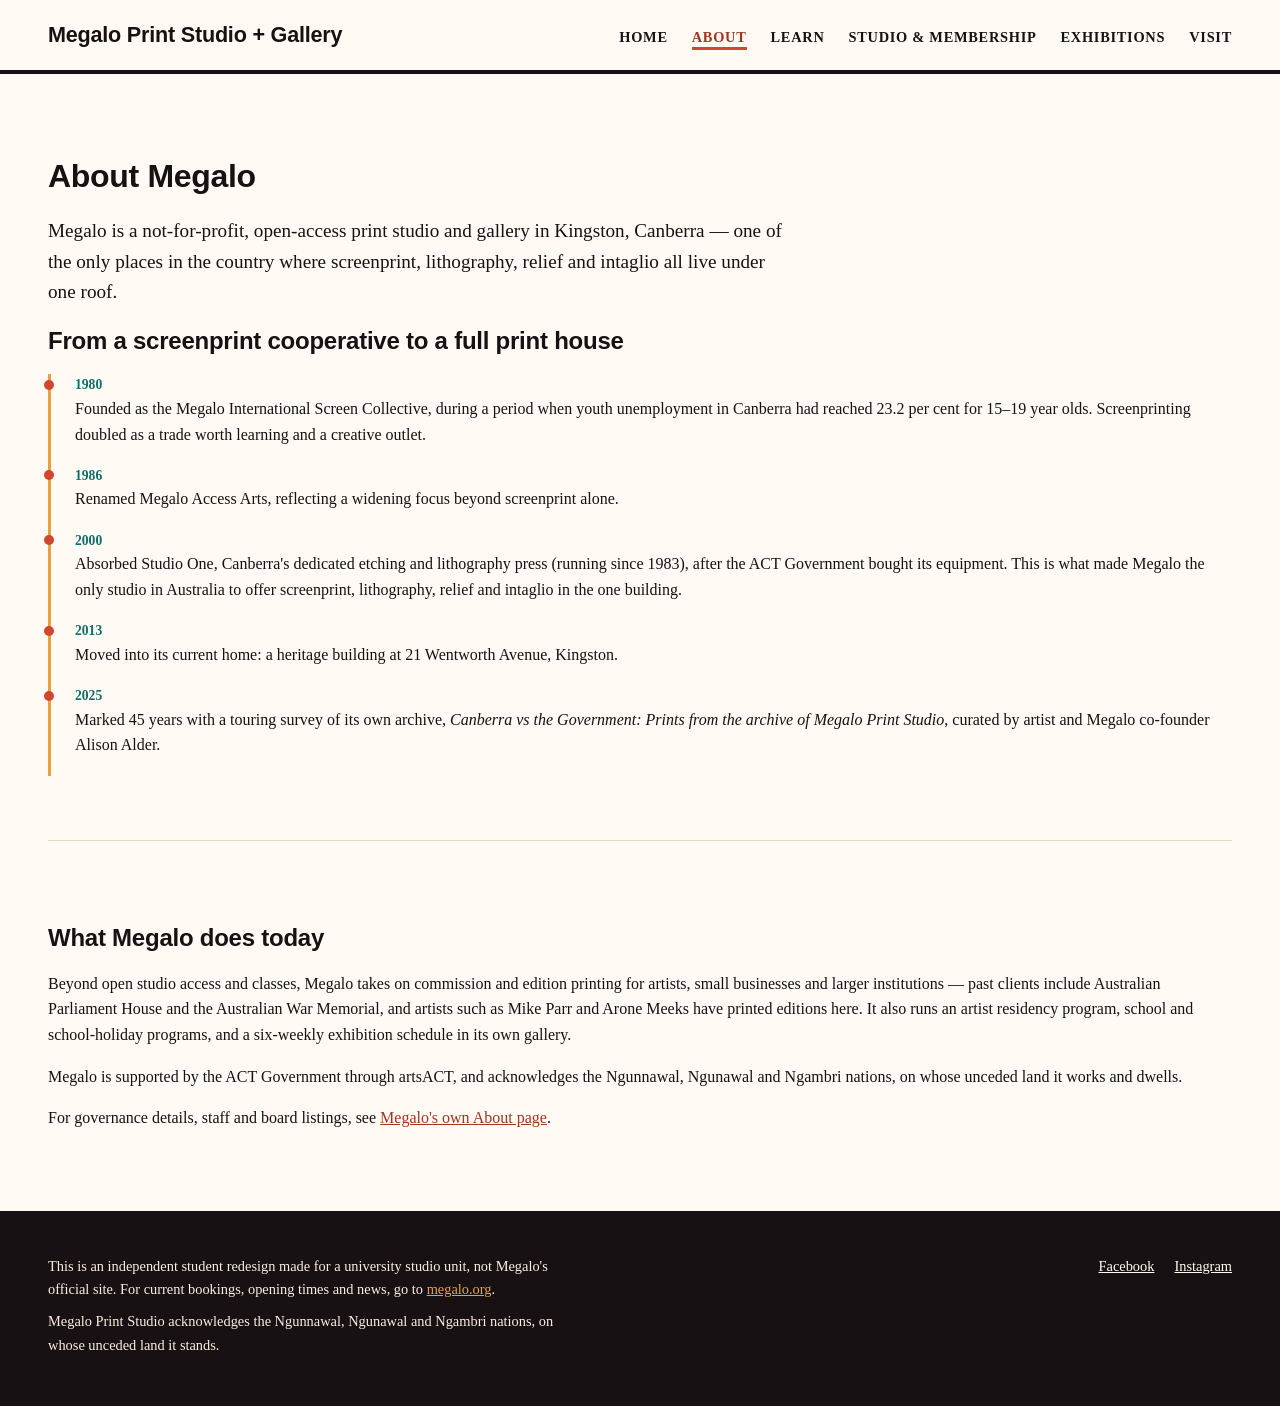
<file: about.html>
<!doctype html>
<html lang="en-AU">
  <head>
    <meta charset="UTF-8" />
    <meta name="viewport" content="width=device-width, initial-scale=1.0" />
    <title>About Megalo — Megalo Print Studio + Gallery</title>
    <meta
      name="description"
      content="How Megalo went from a 1980 screenprint cooperative to the only studio in Australia offering every print process under one roof."
    />
    <link rel="stylesheet" href="./styles.css" />
  </head>
  <body>
    <header>
      <div class="header-row">
        <p class="wordmark"><a href="./">Megalo Print Studio + Gallery</a></p>
        <nav aria-label="Primary">
          <ul>
            <li><a href="./">Home</a></li>
            <li><a href="./about.html" aria-current="page">About</a></li>
            <li><a href="./learn.html">Learn</a></li>
            <li><a href="./studio.html">Studio &amp; membership</a></li>
            <li><a href="./exhibitions.html">Exhibitions</a></li>
            <li><a href="./visit.html">Visit</a></li>
          </ul>
        </nav>
      </div>
    </header>

    <main>
      <h1>About Megalo</h1>
      <p class="lede">
        Megalo is a not-for-profit, open-access print studio and gallery in
        Kingston, Canberra — one of the only places in the country where
        screenprint, lithography, relief and intaglio all live under one
        roof.
      </p>

      <section aria-labelledby="history-heading">
        <h2 id="history-heading">From a screenprint cooperative to a full print house</h2>
        <ol class="timeline">
          <li>
            <span class="when">1980</span>
            Founded as the Megalo International Screen Collective, during a
            period when youth unemployment in Canberra had reached 23.2 per
            cent for 15&ndash;19 year olds. Screenprinting doubled as a
            trade worth learning and a creative outlet.
          </li>
          <li>
            <span class="when">1986</span>
            Renamed Megalo Access Arts, reflecting a widening focus beyond
            screenprint alone.
          </li>
          <li>
            <span class="when">2000</span>
            Absorbed Studio One, Canberra's dedicated etching and
            lithography press (running since 1983), after the ACT
            Government bought its equipment. This is what made Megalo the
            only studio in Australia to offer screenprint, lithography,
            relief and intaglio in the one building.
          </li>
          <li>
            <span class="when">2013</span>
            Moved into its current home: a heritage building at 21
            Wentworth Avenue, Kingston.
          </li>
          <li>
            <span class="when">2025</span>
            Marked 45 years with a touring survey of its own archive,
            <em>Canberra vs the Government: Prints from the archive of
            Megalo Print Studio</em>, curated by artist and Megalo
            co-founder Alison Alder.
          </li>
        </ol>
      </section>

      <section aria-labelledby="today-heading">
        <h2 id="today-heading">What Megalo does today</h2>
        <p>
          Beyond open studio access and classes, Megalo takes on commission
          and edition printing for artists, small businesses and larger
          institutions — past clients include Australian Parliament House
          and the Australian War Memorial, and artists such as Mike Parr and
          Arone Meeks have printed editions here. It also runs an artist
          residency program, school and school-holiday programs, and a
          six-weekly exhibition schedule in its own gallery.
        </p>
        <p>
          Megalo is supported by the ACT Government through artsACT, and
          acknowledges the Ngunnawal, Ngunawal and Ngambri nations, on whose
          unceded land it works and dwells.
        </p>
        <p>
          For governance details, staff and board listings, see
          <a href="https://www.megalo.org/about">Megalo's own About page</a>.
        </p>
      </section>
    </main>

    <footer>
      <div class="footer-inner">
        <div class="footer-note">
          <p>
            This is an independent student redesign made for a university
            studio unit, not Megalo's official site. For current bookings,
            opening times and news, go to
            <a class="footer-note-link" href="https://www.megalo.org/">megalo.org</a>.
          </p>
          <p>
            Megalo Print Studio acknowledges the Ngunnawal, Ngunawal and
            Ngambri nations, on whose unceded land it stands.
          </p>
        </div>
        <div class="footer-social">
          <a href="https://www.facebook.com/megaloprintstudio/" class="footer-social-link">Facebook</a>
          <a href="https://www.instagram.com/megaloprintstudio/" class="footer-social-link">Instagram</a>
        </div>
      </div>
    </footer>
  </body>
</html>
</file>
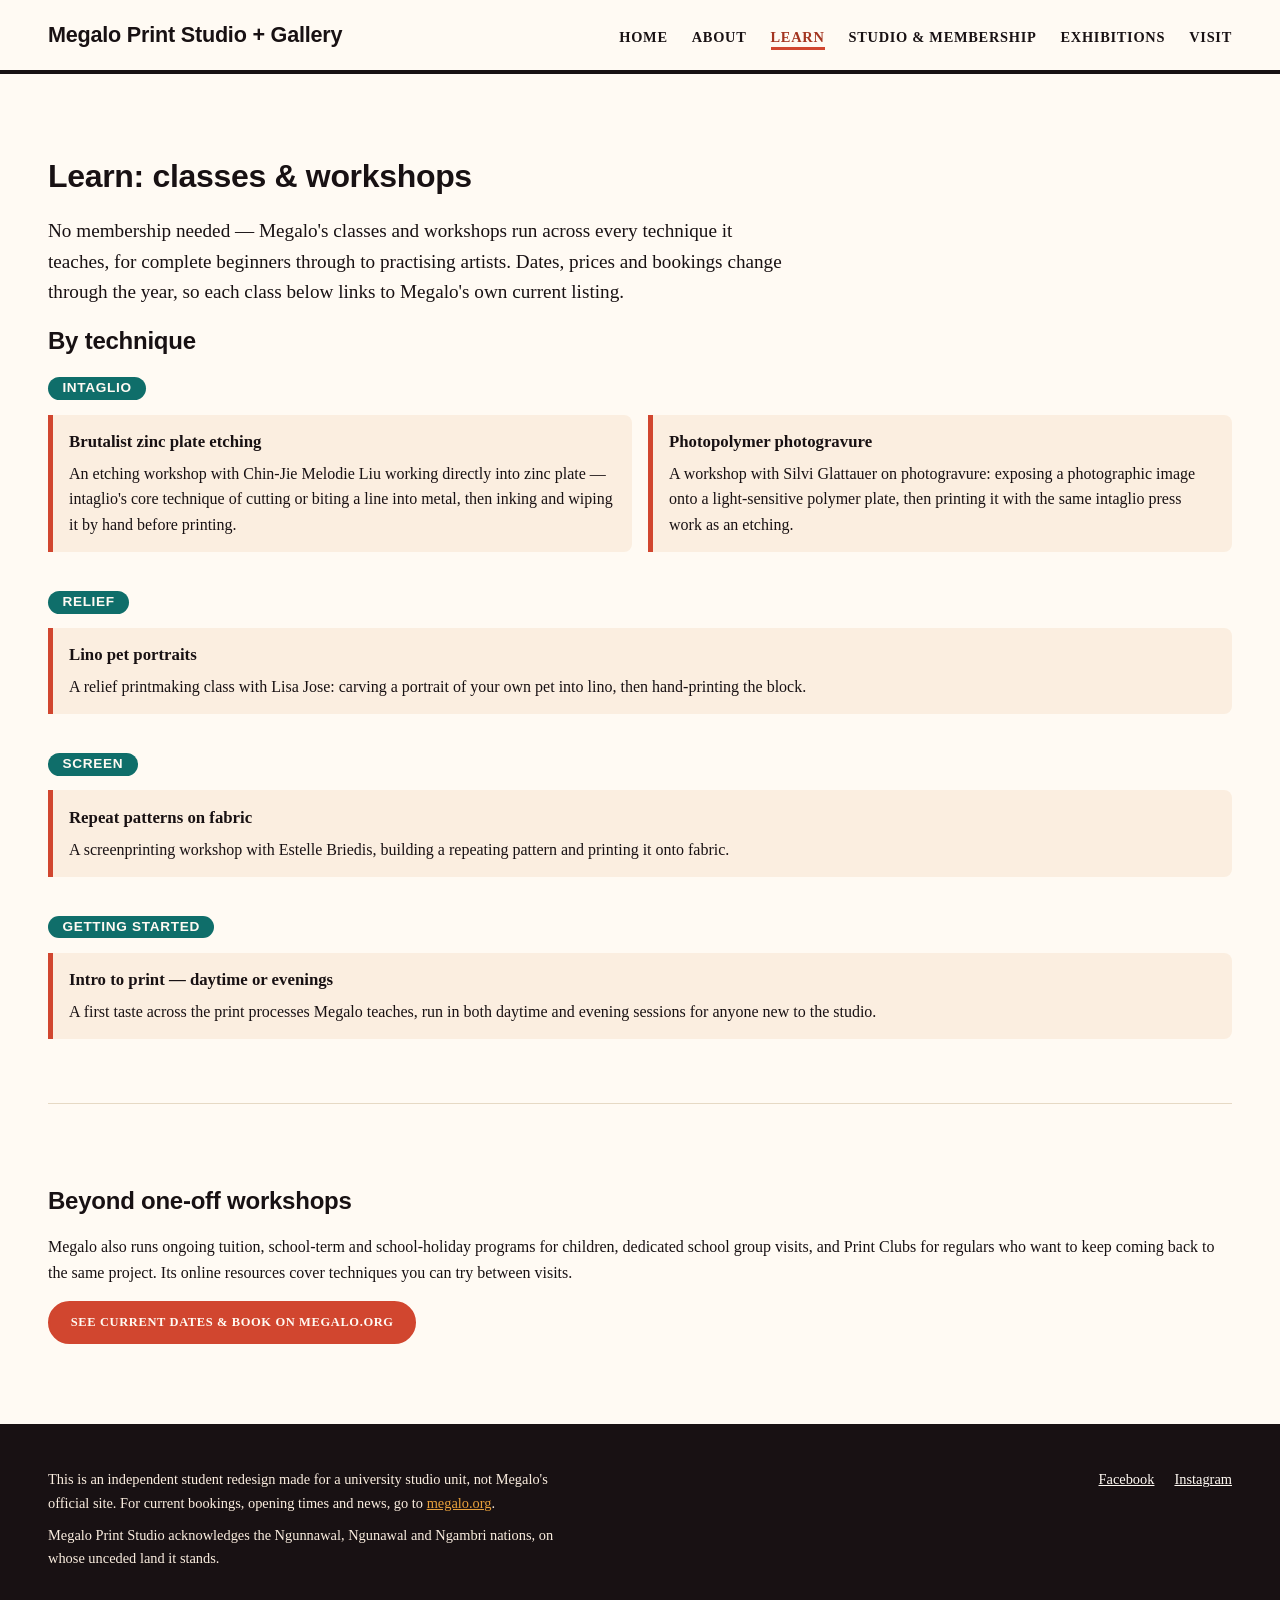
<file: learn.html>
<!doctype html>
<html lang="en-AU">
  <head>
    <meta charset="UTF-8" />
    <meta name="viewport" content="width=device-width, initial-scale=1.0" />
    <title>Learn: classes &amp; workshops — Megalo Print Studio + Gallery</title>
    <meta
      name="description"
      content="Megalo's classes and workshops grouped by print technique — screen, relief, intaglio and more — for every level of experience."
    />
    <link rel="stylesheet" href="./styles.css" />
  </head>
  <body>
    <header>
      <div class="header-row">
        <p class="wordmark"><a href="./">Megalo Print Studio + Gallery</a></p>
        <nav aria-label="Primary">
          <ul>
            <li><a href="./">Home</a></li>
            <li><a href="./about.html">About</a></li>
            <li><a href="./learn.html" aria-current="page">Learn</a></li>
            <li><a href="./studio.html">Studio &amp; membership</a></li>
            <li><a href="./exhibitions.html">Exhibitions</a></li>
            <li><a href="./visit.html">Visit</a></li>
          </ul>
        </nav>
      </div>
    </header>

    <main>
      <h1>Learn: classes &amp; workshops</h1>
      <p class="lede">
        No membership needed — Megalo's classes and workshops run across
        every technique it teaches, for complete beginners through to
        practising artists. Dates, prices and bookings change through the
        year, so each class below links to Megalo's own current listing.
      </p>

      <section aria-labelledby="techniques-heading">
        <h2 id="techniques-heading">By technique</h2>

        <div class="technique-group">
          <h3>Intaglio</h3>
          <ul class="workshop-list">
            <li class="workshop">
              <h4>Brutalist zinc plate etching</h4>
              <p>
                An etching workshop with Chin-Jie Melodie Liu working
                directly into zinc plate — intaglio's core technique of
                cutting or biting a line into metal, then inking and
                wiping it by hand before printing.
              </p>
            </li>
            <li class="workshop">
              <h4>Photopolymer photogravure</h4>
              <p>
                A workshop with Silvi Glattauer on photogravure: exposing a
                photographic image onto a light-sensitive polymer plate,
                then printing it with the same intaglio press work as an
                etching.
              </p>
            </li>
          </ul>
        </div>

        <div class="technique-group">
          <h3>Relief</h3>
          <ul class="workshop-list">
            <li class="workshop">
              <h4>Lino pet portraits</h4>
              <p>
                A relief printmaking class with Lisa Jose: carving a
                portrait of your own pet into lino, then hand-printing the
                block.
              </p>
            </li>
          </ul>
        </div>

        <div class="technique-group">
          <h3>Screen</h3>
          <ul class="workshop-list">
            <li class="workshop">
              <h4>Repeat patterns on fabric</h4>
              <p>
                A screenprinting workshop with Estelle Briedis, building a
                repeating pattern and printing it onto fabric.
              </p>
            </li>
          </ul>
        </div>

        <div class="technique-group">
          <h3>Getting started</h3>
          <ul class="workshop-list">
            <li class="workshop">
              <h4>Intro to print — daytime or evenings</h4>
              <p>
                A first taste across the print processes Megalo teaches,
                run in both daytime and evening sessions for anyone new to
                the studio.
              </p>
            </li>
          </ul>
        </div>
      </section>

      <section aria-labelledby="beyond-heading">
        <h2 id="beyond-heading">Beyond one-off workshops</h2>
        <p>
          Megalo also runs ongoing tuition, school-term and school-holiday
          programs for children, dedicated school group visits, and Print
          Clubs for regulars who want to keep coming back to the same
          project. Its online resources cover techniques you can try
          between visits.
        </p>
        <p>
          <a class="button" href="https://www.megalo.org/classes-workshops"
            >See current dates &amp; book on megalo.org</a
          >
        </p>
      </section>
    </main>

    <footer>
      <div class="footer-inner">
        <div class="footer-note">
          <p>
            This is an independent student redesign made for a university
            studio unit, not Megalo's official site. For current bookings,
            opening times and news, go to
            <a class="footer-note-link" href="https://www.megalo.org/">megalo.org</a>.
          </p>
          <p>
            Megalo Print Studio acknowledges the Ngunnawal, Ngunawal and
            Ngambri nations, on whose unceded land it stands.
          </p>
        </div>
        <div class="footer-social">
          <a href="https://www.facebook.com/megaloprintstudio/" class="footer-social-link">Facebook</a>
          <a href="https://www.instagram.com/megaloprintstudio/" class="footer-social-link">Instagram</a>
        </div>
      </div>
    </footer>
  </body>
</html>
</file>
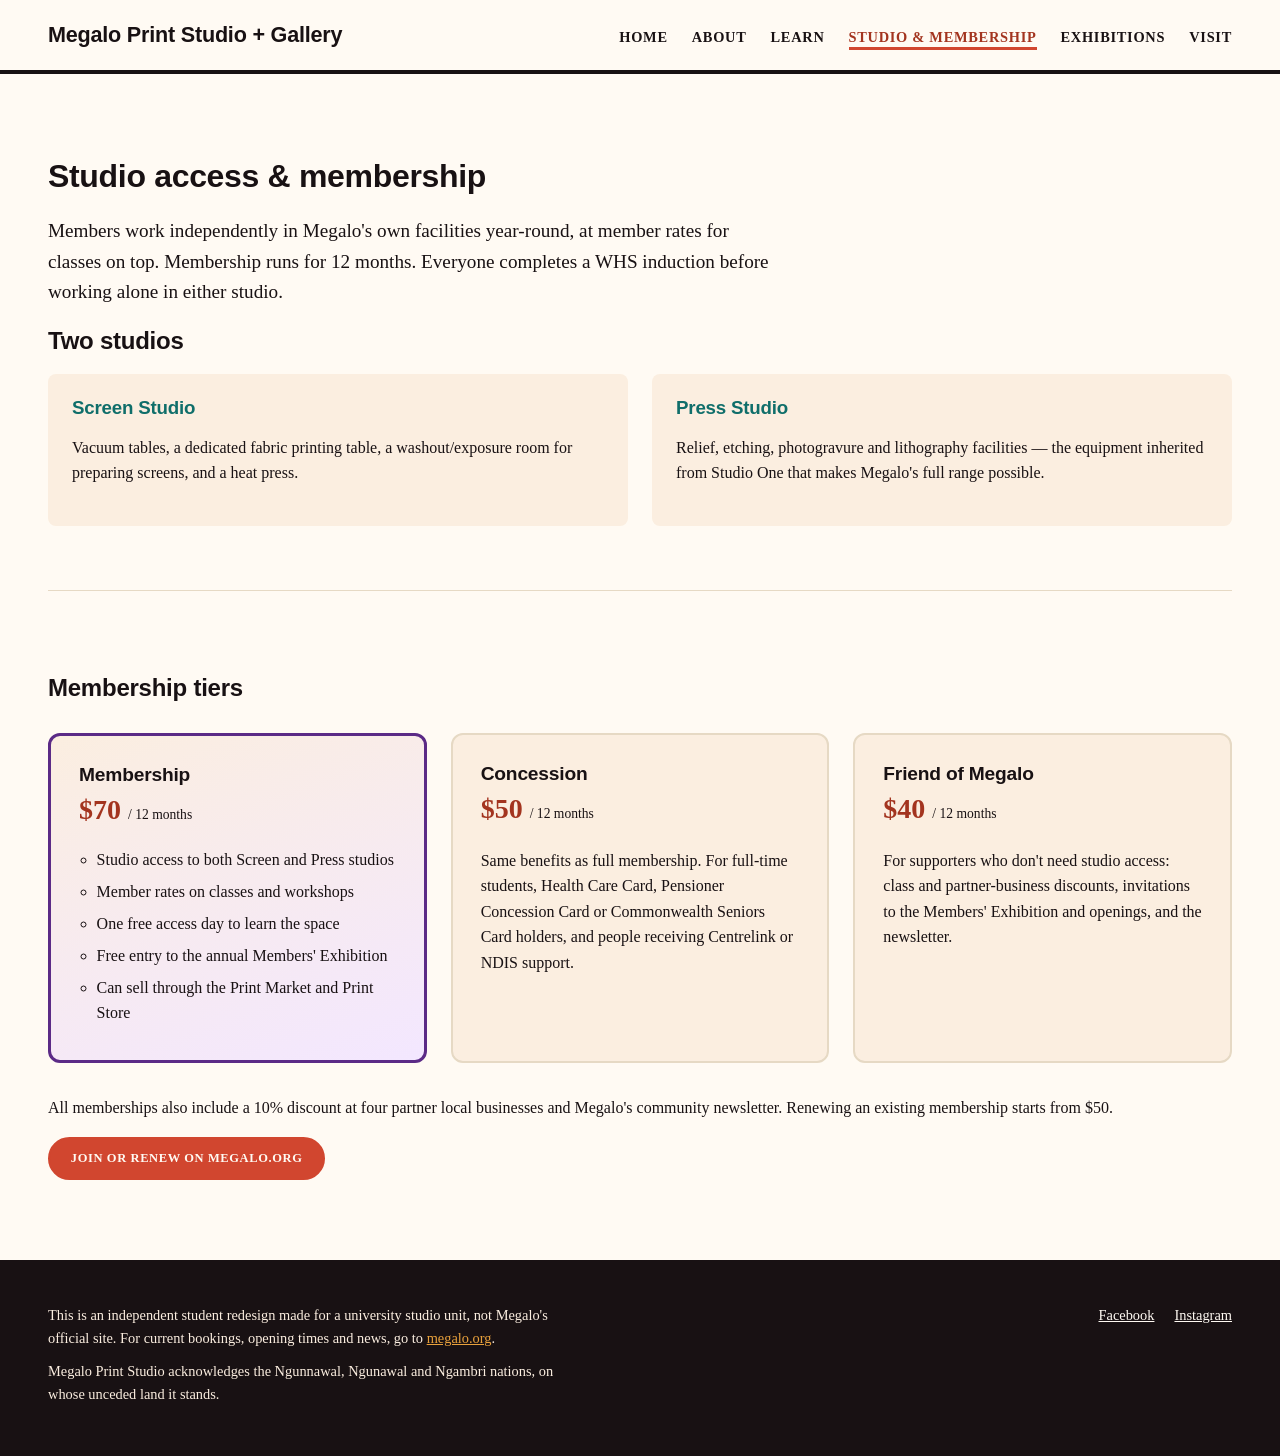
<file: studio.html>
<!doctype html>
<html lang="en-AU">
  <head>
    <meta charset="UTF-8" />
    <meta name="viewport" content="width=device-width, initial-scale=1.0" />
    <title>Studio access &amp; membership — Megalo Print Studio + Gallery</title>
    <meta
      name="description"
      content="Compare Megalo's membership tiers and see what's in the Screen Studio and Press Studio."
    />
    <link rel="stylesheet" href="./styles.css" />
  </head>
  <body>
    <header>
      <div class="header-row">
        <p class="wordmark"><a href="./">Megalo Print Studio + Gallery</a></p>
        <nav aria-label="Primary">
          <ul>
            <li><a href="./">Home</a></li>
            <li><a href="./about.html">About</a></li>
            <li><a href="./learn.html">Learn</a></li>
            <li>
              <a href="./studio.html" aria-current="page"
                >Studio &amp; membership</a
              >
            </li>
            <li><a href="./exhibitions.html">Exhibitions</a></li>
            <li><a href="./visit.html">Visit</a></li>
          </ul>
        </nav>
      </div>
    </header>

    <main>
      <h1>Studio access &amp; membership</h1>
      <p class="lede">
        Members work independently in Megalo's own facilities year-round,
        at member rates for classes on top. Membership runs for 12 months.
        Everyone completes a WHS induction before working alone in either
        studio.
      </p>

      <section aria-labelledby="facilities-heading">
        <h2 id="facilities-heading">Two studios</h2>
        <div class="facilities">
          <div class="facility">
            <h3>Screen Studio</h3>
            <p>
              Vacuum tables, a dedicated fabric printing table, a
              washout/exposure room for preparing screens, and a heat
              press.
            </p>
          </div>
          <div class="facility">
            <h3>Press Studio</h3>
            <p>
              Relief, etching, photogravure and lithography facilities —
              the equipment inherited from Studio One that makes Megalo's
              full range possible.
            </p>
          </div>
        </div>
      </section>

      <section aria-labelledby="tiers-heading">
        <h2 id="tiers-heading">Membership tiers</h2>
        <ul class="tiers">
          <li class="tier tier-featured">
            <h3>Membership</h3>
            <p class="price">$70 <span>/ 12 months</span></p>
            <ul class="tier-benefits">
              <li>Studio access to both Screen and Press studios</li>
              <li>Member rates on classes and workshops</li>
              <li>One free access day to learn the space</li>
              <li>Free entry to the annual Members' Exhibition</li>
              <li>Can sell through the Print Market and Print Store</li>
            </ul>
          </li>
          <li class="tier">
            <h3>Concession</h3>
            <p class="price">$50 <span>/ 12 months</span></p>
            <p>
              Same benefits as full membership. For full-time students,
              Health Care Card, Pensioner Concession Card or Commonwealth
              Seniors Card holders, and people receiving Centrelink or NDIS
              support.
            </p>
          </li>
          <li class="tier">
            <h3>Friend of Megalo</h3>
            <p class="price">$40 <span>/ 12 months</span></p>
            <p>
              For supporters who don't need studio access: class and
              partner-business discounts, invitations to the Members'
              Exhibition and openings, and the newsletter.
            </p>
          </li>
        </ul>
        <p>
          All memberships also include a 10% discount at four partner
          local businesses and Megalo's community newsletter. Renewing an
          existing membership starts from $50.
        </p>
        <p>
          <a class="button" href="https://www.megalo.org/megalo-membership"
            >Join or renew on megalo.org</a
          >
        </p>
      </section>
    </main>

    <footer>
      <div class="footer-inner">
        <div class="footer-note">
          <p>
            This is an independent student redesign made for a university
            studio unit, not Megalo's official site. For current bookings,
            opening times and news, go to
            <a class="footer-note-link" href="https://www.megalo.org/">megalo.org</a>.
          </p>
          <p>
            Megalo Print Studio acknowledges the Ngunnawal, Ngunawal and
            Ngambri nations, on whose unceded land it stands.
          </p>
        </div>
        <div class="footer-social">
          <a href="https://www.facebook.com/megaloprintstudio/" class="footer-social-link">Facebook</a>
          <a href="https://www.instagram.com/megaloprintstudio/" class="footer-social-link">Instagram</a>
        </div>
      </div>
    </footer>
  </body>
</html>
</file>
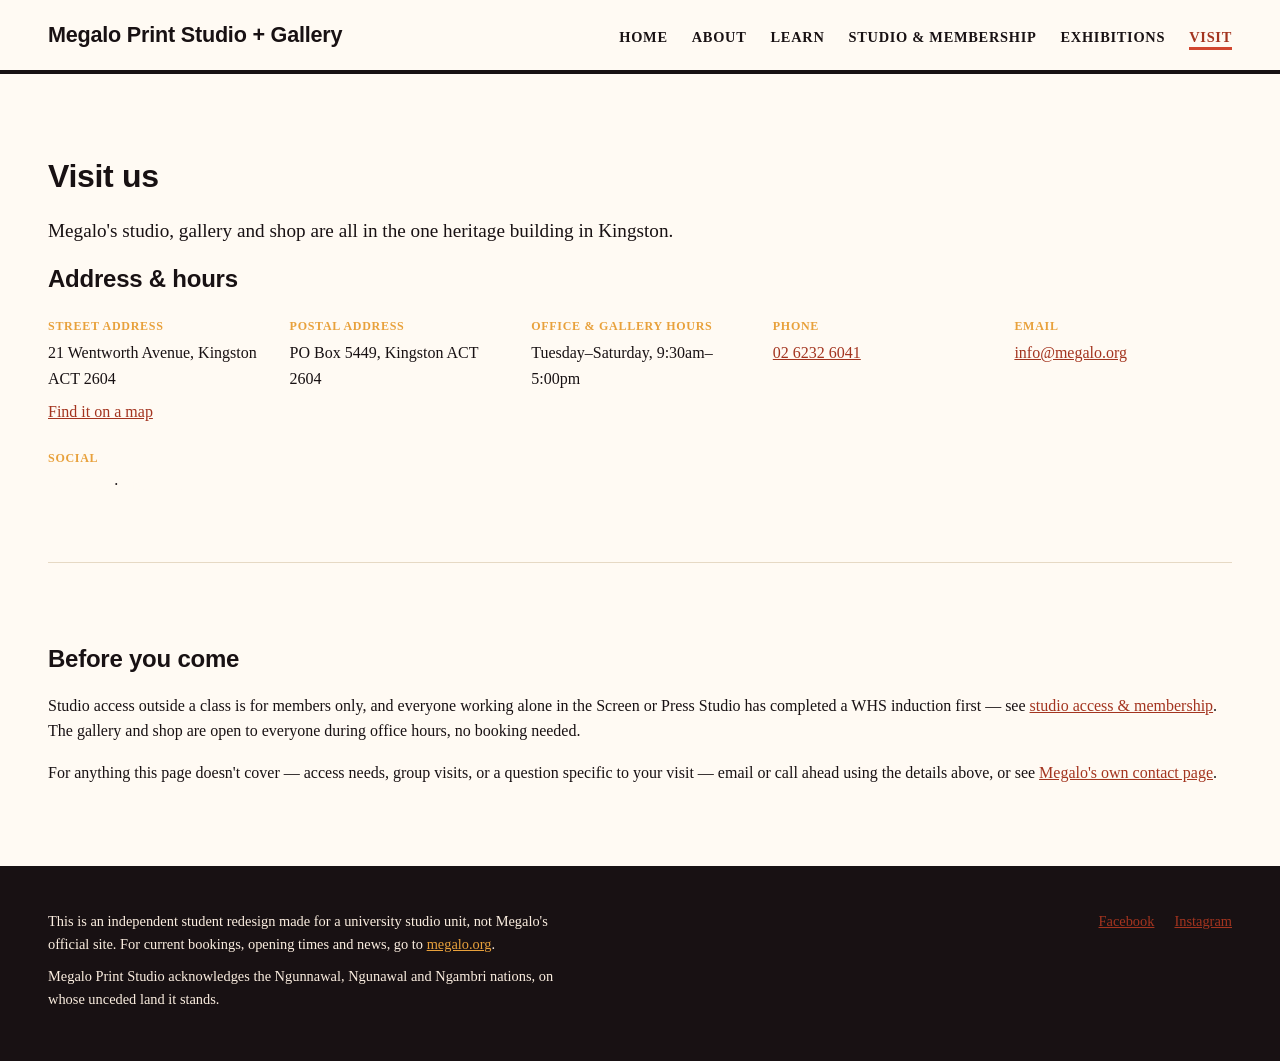
<file: visit.html>
<!doctype html>
<html lang="en-AU">
  <head>
    <meta charset="UTF-8" />
    <meta name="viewport" content="width=device-width, initial-scale=1.0" />
    <title>Visit us — Megalo Print Studio + Gallery</title>
    <meta
      name="description"
      content="Address, hours and contact details for Megalo Print Studio + Gallery in Kingston, Canberra."
    />
    <link rel="stylesheet" href="./styles.css" />
  </head>
  <body>
    <header>
      <div class="header-row">
        <p class="wordmark"><a href="./">Megalo Print Studio + Gallery</a></p>
        <nav aria-label="Primary">
          <ul>
            <li><a href="./">Home</a></li>
            <li><a href="./about.html">About</a></li>
            <li><a href="./learn.html">Learn</a></li>
            <li><a href="./studio.html">Studio &amp; membership</a></li>
            <li><a href="./exhibitions.html">Exhibitions</a></li>
            <li><a href="./visit.html" aria-current="page">Visit</a></li>
          </ul>
        </nav>
      </div>
    </header>

    <main>
      <h1>Visit us</h1>
      <p class="lede">
        Megalo's studio, gallery and shop are all in the one heritage
        building in Kingston.
      </p>

      <section aria-labelledby="details-heading">
        <h2 id="details-heading">Address &amp; hours</h2>
        <dl class="visit-details">
          <div>
            <dt>Street address</dt>
            <dd>
              21 Wentworth Avenue, Kingston ACT 2604
              <br />
              <a
                class="map-link"
                href="https://www.openstreetmap.org/search?query=21+Wentworth+Avenue%2C+Kingston+ACT+2604"
                >Find it on a map</a
              >
            </dd>
          </div>
          <div>
            <dt>Postal address</dt>
            <dd>PO Box 5449, Kingston ACT 2604</dd>
          </div>
          <div>
            <dt>Office &amp; gallery hours</dt>
            <dd>Tuesday&ndash;Saturday, 9:30am&ndash;5:00pm</dd>
          </div>
          <div>
            <dt>Phone</dt>
            <dd><a href="tel:+61262326041">02&nbsp;6232&nbsp;6041</a></dd>
          </div>
          <div>
            <dt>Email</dt>
            <dd><a href="mailto:info@megalo.org">info@megalo.org</a></dd>
          </div>
          <div>
            <dt>Social</dt>
            <dd>
              <a href="https://www.facebook.com/megaloprintstudio/" class="footer-social-link"
                >Facebook</a
              >
              &middot;
              <a href="https://www.instagram.com/megaloprintstudio/" class="footer-social-link"
                >Instagram</a
              >
            </dd>
          </div>
        </dl>
      </section>

      <section aria-labelledby="before-heading">
        <h2 id="before-heading">Before you come</h2>
        <p>
          Studio access outside a class is for members only, and everyone
          working alone in the Screen or Press Studio has completed a WHS
          induction first &mdash; see
          <a href="./studio.html">studio access &amp; membership</a>. The
          gallery and shop are open to everyone during office hours, no
          booking needed.
        </p>
        <p>
          For anything this page doesn't cover &mdash; access needs,
          group visits, or a question specific to your visit &mdash; email
          or call ahead using the details above, or see
          <a href="https://www.megalo.org/contact-us">Megalo's own contact
          page</a>.
        </p>
      </section>
    </main>

    <footer>
      <div class="footer-inner">
        <div class="footer-note">
          <p>
            This is an independent student redesign made for a university
            studio unit, not Megalo's official site. For current bookings,
            opening times and news, go to
            <a class="footer-note-link" href="https://www.megalo.org/">megalo.org</a>.
          </p>
          <p>
            Megalo Print Studio acknowledges the Ngunnawal, Ngunawal and
            Ngambri nations, on whose unceded land it stands.
          </p>
        </div>
        <div class="footer-social">
          <a href="https://www.facebook.com/megaloprintstudio/">Facebook</a>
          <a href="https://www.instagram.com/megaloprintstudio/">Instagram</a>
        </div>
      </div>
    </footer>
  </body>
</html>
</file>
<file: styles.css>
:root {
  --ink: #181113;
  --paper: #fffaf3;
  --paper-dim: #fbeee0;
  --etch: #d1462f;
  --etch-dark: #a3341f;
  --teal: #0f6e6a;
  --gold: #e8a13c;
  --plum: #5b2a86;
  --line: #e6d9c4;
  --max: 90rem;
}

* {
  box-sizing: border-box;
}

body {
  margin: 0;
  font-family:
    "Iowan Old Style", "Palatino Linotype", Georgia, "Noto Serif", serif;
  line-height: 1.6;
  color: var(--ink);
  background: var(--paper);
}

h1,
h2,
h3 {
  font-family: Charter, "Helvetica Neue", Arial, sans-serif;
  font-weight: 700;
  line-height: 1.1;
  letter-spacing: -0.01em;
}

a {
  color: var(--etch-dark);
}

a:hover {
  color: var(--etch);
}

img {
  max-width: 100%;
  display: block;
}

.wrap {
  max-width: var(--max);
  margin: 0 auto;
  padding: 0 clamp(1.25rem, 4vw, 3rem);
}

/* header */

header {
  border-bottom: 4px solid var(--ink);
  background: var(--paper);
  position: sticky;
  top: 0;
  z-index: 10;
}

.header-row {
  display: flex;
  flex-wrap: wrap;
  align-items: baseline;
  justify-content: space-between;
  gap: 0.75rem 1.5rem;
  padding: 1.1rem clamp(1.25rem, 4vw, 3rem);
  max-width: var(--max);
  margin: 0 auto;
}

.wordmark {
  margin: 0;
  font-family: Charter, "Helvetica Neue", Arial, sans-serif;
  font-weight: 700;
  font-size: 1.35rem;
  letter-spacing: -0.01em;
}

.wordmark a {
  color: var(--ink);
  text-decoration: none;
}

nav[aria-label="Primary"] ul {
  display: flex;
  flex-wrap: wrap;
  gap: 0.25rem 1.5rem;
  margin: 0;
  padding: 0;
  list-style: none;
  font-size: 0.9rem;
  text-transform: uppercase;
  letter-spacing: 0.05em;
  font-weight: 600;
}

nav[aria-label="Primary"] a {
  text-decoration: none;
  color: var(--ink);
  border-bottom: 3px solid transparent;
  padding-bottom: 0.15rem;
}

nav[aria-label="Primary"] a:hover,
nav[aria-label="Primary"] a[aria-current="page"] {
  border-bottom-color: var(--etch);
  color: var(--etch-dark);
}

/* hero — full-bleed photographic */

.hero {
  position: relative;
  min-height: min(85vh, 46rem);
  display: flex;
  align-items: flex-end;
  background: linear-gradient(0deg, rgb(24 17 19 / 88%) 0%, rgb(24 17 19 / 15%) 55%, rgb(24 17 19 / 35%) 100%),
    url("./photos/hero.jpg") center 30% / cover no-repeat;
  color: var(--paper);
  width: 100%;
}

.hero-inner {
  width: 100%;
  max-width: var(--max);
  margin: 0 auto;
  padding: 3rem clamp(1.25rem, 4vw, 3rem);
}

.hero h1 {
  font-size: clamp(2.25rem, 6vw, 4.25rem);
  margin: 0 0 1rem;
  max-width: 44rem;
}

.hero-lede {
  font-size: clamp(1.05rem, 1.6vw, 1.3rem);
  max-width: 40rem;
  margin: 0;
  color: var(--paper-dim);
}

.visit-strip {
  display: flex;
  flex-wrap: wrap;
  gap: 1.25rem 3rem;
  margin-top: 2rem;
  padding-top: 1.5rem;
  border-top: 1px solid rgb(255 250 243 / 35%);
  font-size: 0.95rem;
}

.visit-strip dt {
  font-weight: 700;
  text-transform: uppercase;
  font-size: 0.72rem;
  letter-spacing: 0.08em;
  margin: 0;
  color: var(--gold);
}

.visit-strip dd {
  margin: 0.2rem 0 0;
}

.visit-strip-link {
  color: var(--paper);
}

/* main content */

main {
  width: 100%;
  max-width: var(--max);
  margin: 0 auto;
  padding: clamp(2.5rem, 5vw, 4.5rem) clamp(1.25rem, 4vw, 3rem) 4rem;
}

main > section + section {
  margin-top: clamp(2.5rem, 5vw, 4rem);
  padding-top: clamp(2.5rem, 5vw, 4rem);
  border-top: 1px solid var(--line);
}

.lede {
  font-size: 1.2rem;
  max-width: 46rem;
}

/* pathway cards */

.pathways {
  display: grid;
  grid-template-columns: repeat(auto-fit, minmax(16rem, 1fr));
  gap: 1.5rem;
  list-style: none;
  margin: 2rem 0 0;
  padding: 0;
}

.pathway {
  border-radius: 0.5rem;
  padding: 1.75rem;
  background: var(--paper-dim);
  border-top: 5px solid var(--etch);
}

.pathways .pathway:nth-child(2) {
  border-top-color: var(--teal);
}

.pathways .pathway:nth-child(3) {
  border-top-color: var(--plum);
}

.pathway h3 {
  margin: 0 0 0.5rem;
  font-size: 1.25rem;
}

.pathway p {
  margin: 0 0 1.1rem;
}

.button {
  display: inline-block;
  border-radius: 999px;
  background: var(--etch);
  padding: 0.6rem 1.3rem;
  text-decoration: none;
  color: var(--paper);
  font-weight: 700;
  text-transform: uppercase;
  font-size: 0.78rem;
  letter-spacing: 0.05em;
  border: 2px solid var(--etch);
  transition: background 0.15s ease, color 0.15s ease;
}

.button:hover {
  background: transparent;
  color: var(--etch-dark);
}

/* photo gallery grid */

.photo-grid {
  display: grid;
  grid-template-columns: repeat(auto-fit, minmax(15rem, 1fr));
  gap: 1rem;
  margin: 2rem 0 0;
}

.photo-grid figure {
  margin: 0;
  overflow: hidden;
  border-radius: 0.5rem;
  aspect-ratio: 4 / 3;
}

.photo-grid img {
  width: 100%;
  height: 100%;
  object-fit: cover;
  transition: transform 0.3s ease;
}

.photo-grid a:hover img {
  transform: scale(1.05);
}

.photo-grid figure:first-child {
  grid-column: span 2;
  aspect-ratio: 16 / 9;
}

/* technique / workshop groups */

.technique-group {
  margin-bottom: 2.25rem;
}

.technique-group h3 {
  display: inline-block;
  background: var(--teal);
  color: var(--paper);
  border-radius: 999px;
  padding: 0.25rem 0.9rem;
  font-size: 0.85rem;
  text-transform: uppercase;
  letter-spacing: 0.05em;
  margin: 0 0 0.9rem;
}

.workshop-list {
  list-style: none;
  margin: 0;
  padding: 0;
  display: grid;
  grid-template-columns: repeat(auto-fit, minmax(16rem, 1fr));
  gap: 1rem;
}

.workshop {
  border-left: 5px solid var(--etch);
  padding: 0.9rem 1rem;
  background: var(--paper-dim);
  border-radius: 0 0.5rem 0.5rem 0;
}

.workshop h4 {
  margin: 0 0 0.3rem;
  font-size: 1.05rem;
  font-family: inherit;
}

.workshop p {
  margin: 0;
}

/* membership cards */

.tiers {
  display: grid;
  grid-template-columns: repeat(auto-fit, minmax(15rem, 1fr));
  gap: 1.5rem;
  list-style: none;
  margin: 2rem 0;
  padding: 0;
}

.tier {
  border-radius: 0.75rem;
  padding: 1.75rem;
  background: var(--paper-dim);
  border: 2px solid var(--line);
}

.tier.tier-featured {
  border: 3px solid var(--plum);
  background: linear-gradient(160deg, var(--paper-dim), #f3e7ff);
}

.tier h3 {
  margin: 0 0 0.15rem;
  font-size: 1.2rem;
}

.tier .price {
  font-size: 1.75rem;
  font-weight: 700;
  margin: 0 0 0.9rem;
  color: var(--etch-dark);
}

.tier .price span {
  font-size: 0.85rem;
  font-weight: 400;
  color: var(--ink);
}

.tier-benefits {
  margin: 0;
  padding-left: 1.1rem;
}

.tier-benefits li {
  margin-bottom: 0.4rem;
}

/* facility lists */

.facilities {
  display: grid;
  grid-template-columns: repeat(auto-fit, minmax(16rem, 1fr));
  gap: 1.5rem;
}

.facility {
  background: var(--paper-dim);
  border-radius: 0.5rem;
  padding: 1.5rem;
}

.facility h3 {
  margin: 0 0 0.4rem;
  color: var(--teal);
}

/* visit page */

.visit-details {
  display: grid;
  grid-template-columns: repeat(auto-fit, minmax(12rem, 1fr));
  gap: 1.5rem;
  margin: 1.5rem 0;
}

.visit-details dt {
  font-weight: 700;
  text-transform: uppercase;
  font-size: 0.75rem;
  letter-spacing: 0.06em;
  margin: 0 0 0.25rem;
  color: var(--gold);
}

.visit-details dd {
  margin: 0;
}

.map-link {
  display: inline-block;
  margin-top: 0.5rem;
}

/* exhibition highlight */

.exhibition-now {
  border-radius: 0.75rem;
  padding: 0;
  margin: 1.5rem 0;
  background: var(--paper-dim);
  overflow: hidden;
  display: grid;
  grid-template-columns: minmax(0, 1.1fr) minmax(0, 1fr);
}

.exhibition-now .exhibition-copy {
  padding: 1.75rem 2rem;
  align-self: center;
}

.exhibition-photo {
  width: 100%;
  height: 100%;
  object-fit: cover;
  min-height: 14rem;
}

.exhibition-now .eyebrow {
  text-transform: uppercase;
  font-size: 0.75rem;
  letter-spacing: 0.06em;
  font-weight: 700;
  color: var(--etch-dark);
}

.exhibition-now h3 {
  margin: 0.3rem 0 0.5rem;
  font-size: 1.4rem;
}

.timeline {
  list-style: none;
  margin: 0;
  padding: 0;
  border-left: 3px solid var(--gold);
}

.timeline li {
  position: relative;
  padding: 0 0 1.1rem 1.5rem;
}

.timeline li::before {
  content: "";
  position: absolute;
  left: -7px;
  top: 0.35rem;
  width: 10px;
  height: 10px;
  background: var(--etch);
  border-radius: 50%;
}

.timeline .when {
  font-weight: 700;
  display: block;
  font-size: 0.85rem;
  color: var(--teal);
}

/* footer */

footer {
  border-top: 4px solid var(--ink);
  background: var(--ink);
  color: var(--paper-dim);
  padding: 2.5rem clamp(1.25rem, 4vw, 3rem);
  font-size: 0.9rem;
}

.footer-inner {
  max-width: var(--max);
  margin: 0 auto;
  display: flex;
  flex-wrap: wrap;
  justify-content: space-between;
  gap: 1.5rem 2rem;
}

.footer-note {
  max-width: 34rem;
}

.footer-note p {
  margin: 0 0 0.6rem;
}

.footer-note-link {
  color: var(--gold);
}

.footer-social {
  display: flex;
  gap: 1.25rem;
}

.footer-social-link {
  color: var(--paper);
}

@media (width <= 48rem) {
  .exhibition-now {
    grid-template-columns: 1fr;
  }

  .photo-grid figure:first-child {
    grid-column: span 1;
    aspect-ratio: 4 / 3;
  }

  .hero {
    min-height: 32rem;
    align-items: flex-end;
  }
}

@media (width <= 30rem) {
  .header-row {
    flex-direction: column;
    align-items: flex-start;
  }
}
</file>
